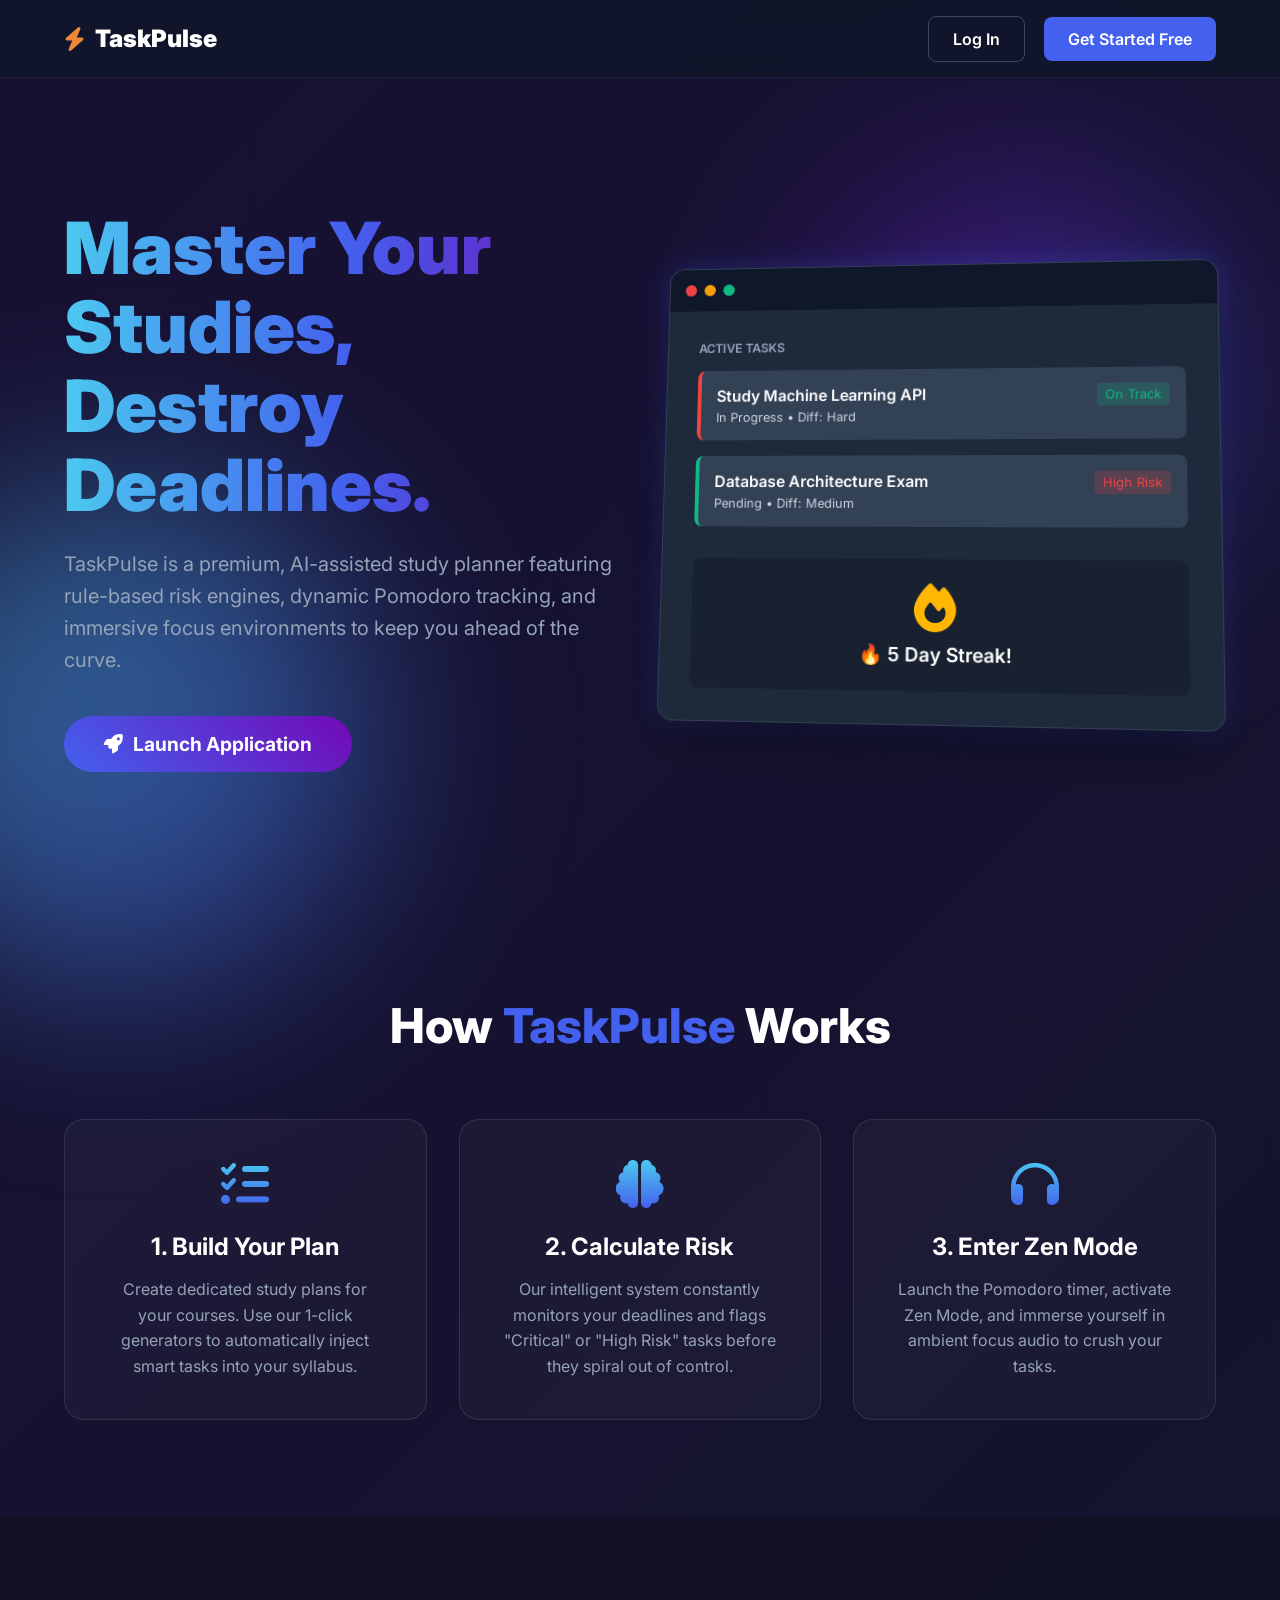
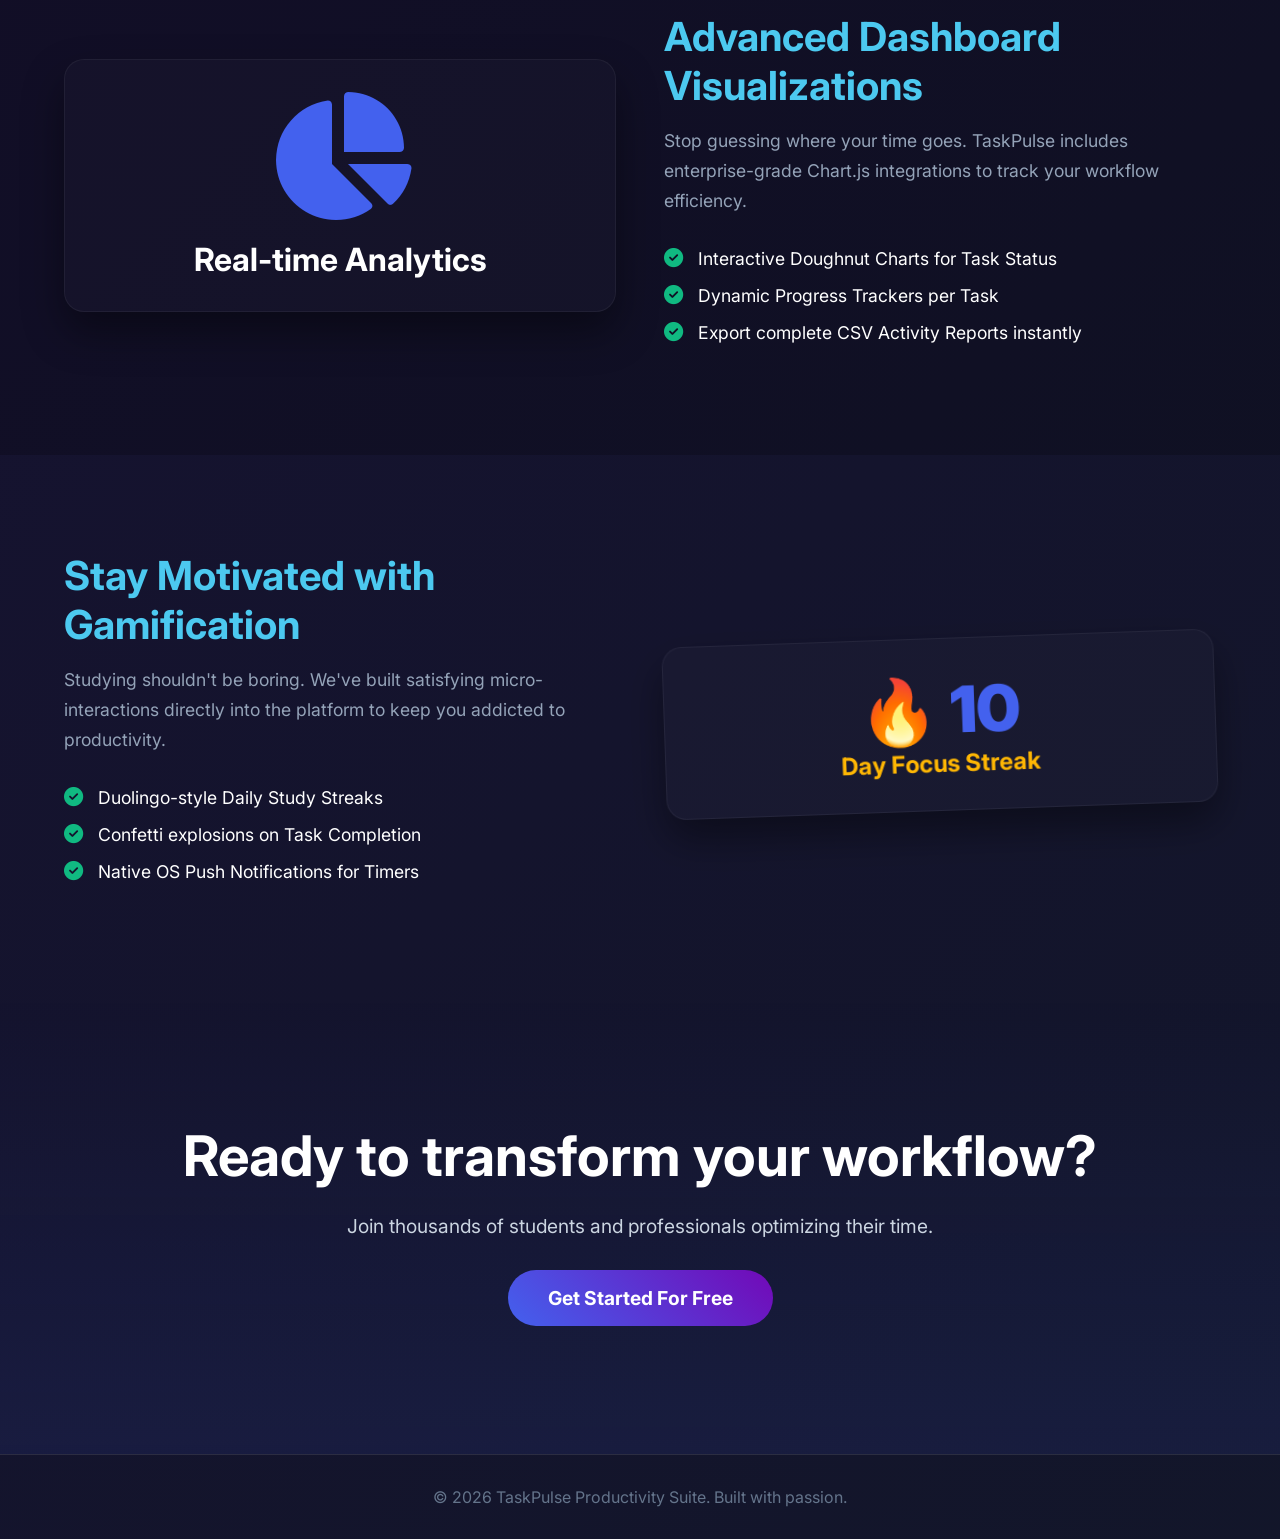
<file: templates/landing.html>
<!DOCTYPE html>
<html lang="en">
<head>
    <meta charset="UTF-8">
    <meta name="viewport" content="width=device-width, initial-scale=1.0">
    <title>TaskPulse - The Ultimate Study Planner</title>
    <link href="https://fonts.googleapis.com/css2?family=Inter:wght@400;500;700;900&display=swap" rel="stylesheet">
    <link rel="stylesheet" href="https://cdnjs.cloudflare.com/ajax/libs/font-awesome/6.4.0/css/all.min.css">
    <link rel="stylesheet" href="https://unpkg.com/aos@next/dist/aos.css" />
    <style>
        :root {
            --primary: #4361ee;
            --secondary: #7209b7;
            --dark: #0f172a;
            --light: #f8fafc;
            --success: #10b981;
            --danger: #ef4444;
        }
        * { margin: 0; padding: 0; box-sizing: border-box; font-family: 'Inter', sans-serif; }
        
        /* Animated Gradient Background */
        body { 
            background: linear-gradient(-45deg, #0f172a, #1e1b4b, #111827, #171033);
            background-size: 400% 400%;
            animation: gradientBG 15s ease infinite;
            color: #fff;
            overflow-x: hidden;
        }
        
        @keyframes gradientBG {
            0% { background-position: 0% 50%; }
            50% { background-position: 100% 50%; }
            100% { background-position: 0% 50%; }
        }

        /* Floating Animation */
        @keyframes float {
            0% { transform: translateY(0px); }
            50% { transform: translateY(-20px); }
            100% { transform: translateY(0px); }
        }

        /* Pulse Animation */
        @keyframes pulse-btn {
            0% { box-shadow: 0 0 0 0 rgba(67, 97, 238, 0.7); }
            70% { box-shadow: 0 0 0 15px rgba(67, 97, 238, 0); }
            100% { box-shadow: 0 0 0 0 rgba(67, 97, 238, 0); }
        }

        /* Navigation */
        nav {
            padding: 1.5rem 5%;
            display: flex;
            justify-content: space-between;
            align-items: center;
            position: fixed;
            top: 0; width: 100%;
            background: rgba(15, 23, 42, 0.8);
            backdrop-filter: blur(10px);
            z-index: 1000;
            border-bottom: 1px solid rgba(255,255,255,0.05);
        }
        .logo {
            font-size: 1.5rem;
            font-weight: 900;
            display: flex;
            align-items: center;
            gap: 10px;
            color: #fff;
            text-decoration: none;
        }
        .nav-buttons a {
            padding: 0.75rem 1.5rem;
            border-radius: 8px;
            text-decoration: none;
            font-weight: 600;
            margin-left: 15px;
            transition: all 0.3s;
        }
        .btn-login { color: #fff; border: 1px solid rgba(255,255,255,0.2); }
        .btn-login:hover { background: rgba(255,255,255,0.1); }
        .btn-signup { background: var(--primary); color: #fff; }
        .btn-signup:hover { background: #3a56d4; transform: translateY(-2px); }

        /* Hero Section */
        .hero {
            padding: 10rem 5% 5rem;
            display: flex;
            align-items: center;
            justify-content: space-between;
            gap: 2rem;
            min-height: 100vh;
            position: relative;
        }
        .hero-text { flex: 1; z-index: 10; }
        .hero-text h1 {
            font-size: 4.5rem;
            font-weight: 900;
            line-height: 1.1;
            margin-bottom: 1.5rem;
            background: linear-gradient(to right, #4cc9f0, #4361ee, #7209b7);
            -webkit-background-clip: text;
            -webkit-text-fill-color: transparent;
        }
        .hero-text p {
            font-size: 1.25rem;
            color: #94a3b8;
            margin-bottom: 2.5rem;
            line-height: 1.6;
            max-width: 600px;
        }
        
        .cta-big {
            display: inline-flex;
            align-items: center;
            gap: 10px;
            padding: 1rem 2.5rem;
            font-size: 1.2rem;
            font-weight: 700;
            color: white;
            background: linear-gradient(45deg, var(--primary), var(--secondary));
            border-radius: 50px;
            text-decoration: none;
            animation: pulse-btn 2s infinite;
            transition: transform 0.3s;
        }
        .cta-big:hover {
            transform: scale(1.05);
        }

        /* Blobs */
        .blob {
            position: absolute;
            background: linear-gradient(135deg, #7209b7, #4361ee);
            filter: blur(100px);
            opacity: 0.5;
            z-index: 1;
            animation: float 6s ease-in-out infinite;
        }
        .blob-1 { top: 20%; right: 5%; width: 400px; height: 400px; border-radius: 50%; }
        .blob-2 { bottom: -10%; left: -10%; width: 500px; height: 500px; border-radius: 50%; background: linear-gradient(135deg, #4cc9f0, #4361ee); animation-delay: 2s; }
        
        /* Interactive Mockup */
        .hero-visual {
            flex: 1;
            position: relative;
            z-index: 10;
        }
        .mockup-window {
            background: #1e293b;
            border-radius: 16px;
            border: 1px solid rgba(255,255,255,0.1);
            box-shadow: 0 25px 50px -12px rgba(0, 0, 0, 0.5), 0 0 30px rgba(67, 97, 238, 0.3);
            overflow: hidden;
            transform: perspective(1000px) rotateY(-5deg) rotateX(5deg);
            transition: transform 0.5s cubic-bezier(0.175, 0.885, 0.32, 1.275);
            animation: float 8s ease-in-out infinite;
        }
        .mockup-window:hover { transform: perspective(1000px) rotateY(0deg) rotateX(0deg) scale(1.02); }
        .mockup-header {
            background: #0f172a;
            padding: 1rem;
            display: flex;
            gap: 8px;
        }
        .mockup-dot { width: 12px; height: 12px; border-radius: 50%; background: #ef4444; }
        .mockup-dot:nth-child(2) { background: #f59e0b; }
        .mockup-dot:nth-child(3) { background: #10b981; }
        .mockup-body { padding: 2rem; display: grid; gap: 1rem; }
        .mock-card {
            background: #334155;
            padding: 1rem;
            border-radius: 8px;
            border-left: 4px solid #10b981;
            display: flex;
            justify-content: space-between;
            transition: transform 0.3s;
        }
        .mock-card:hover { transform: translateX(10px); }
        .mock-card:nth-child(2) { border-left-color: #ef4444; }

        /* How it Works Section */
        .section {
            padding: 6rem 5%;
            position: relative;
            z-index: 10;
        }
        .section-title {
            text-align: center;
            font-size: 3rem;
            font-weight: 800;
            margin-bottom: 4rem;
        }
        .section-title span { color: var(--primary); }
        
        .steps-container {
            display: grid;
            grid-template-columns: repeat(3, 1fr);
            gap: 2rem;
        }
        .step-card {
            background: rgba(255,255,255,0.03);
            border: 1px solid rgba(255,255,255,0.1);
            padding: 2.5rem;
            border-radius: 20px;
            text-align: center;
            transition: all 0.4s;
            position: relative;
            overflow: hidden;
        }
        .step-card::before {
            content: '';
            position: absolute;
            top: 0; left: 0; width: 100%; height: 4px;
            background: linear-gradient(90deg, var(--primary), var(--secondary));
            transform: scaleX(0);
            transform-origin: left;
            transition: transform 0.4s;
        }
        .step-card:hover::before { transform: scaleX(1); }
        .step-card:hover { transform: translateY(-10px); background: rgba(255,255,255,0.05); }
        .step-icon {
            font-size: 3rem;
            margin-bottom: 1.5rem;
            background: linear-gradient(to bottom, #4cc9f0, #4361ee);
            -webkit-background-clip: text;
            -webkit-text-fill-color: transparent;
        }
        .step-card h3 { font-size: 1.5rem; margin-bottom: 1rem; }
        .step-card p { color: #94a3b8; line-height: 1.6; }

        /* Features Grid */
        .features-grid {
            display: grid;
            grid-template-columns: repeat(2, 1fr);
            gap: 3rem;
            align-items: center;
        }
        .feature-text h2 { font-size: 2.5rem; margin-bottom: 1rem; color: #4cc9f0; }
        .feature-text p { font-size: 1.1rem; color: #94a3b8; line-height: 1.7; margin-bottom: 2rem; }
        .feature-list li {
            list-style: none;
            margin-bottom: 1rem;
            display: flex;
            align-items: center;
            gap: 15px;
            font-size: 1.1rem;
        }
        .feature-list li i { color: #10b981; font-size: 1.2rem; }
        .feature-img {
            background: rgba(255,255,255,0.02);
            border-radius: 20px;
            padding: 2rem;
            border: 1px solid rgba(255,255,255,0.05);
            box-shadow: 0 20px 40px rgba(0,0,0,0.4);
            transform: rotate(2deg);
            transition: transform 0.5s;
        }
        .feature-img:hover { transform: rotate(0deg) scale(1.05); }
        
        .huge-stat { font-size: 4rem; font-weight: 900; color: var(--primary); }
        
        /* CTA Section */
        .cta-section {
            text-align: center;
            padding: 8rem 5%;
            background: linear-gradient(to bottom, transparent, rgba(67, 97, 238, 0.1));
            position: relative;
            overflow: hidden;
        }
        .cta-section h2 { font-size: 3.5rem; margin-bottom: 1.5rem; z-index: 10; position: relative; }
        
        footer {
            padding: 2rem 5%;
            text-align: center;
            border-top: 1px solid rgba(255,255,255,0.1);
            color: #64748b;
        }

        @media (max-width: 900px) {
            .hero, .features-grid { flex-direction: column; text-align: center; }
            .steps-container { grid-template-columns: 1fr; }
            .hero-text h1 { font-size: 3rem; }
            .feature-list li { justify-content: center; }
        }
    </style>
</head>
<body>
    <div class="blob blob-1"></div>
    <div class="blob blob-2"></div>

    <nav data-aos="fade-down">
        <a href="#" class="logo">
            <i class="fa-solid fa-bolt" style="color: #ed8936;"></i> TaskPulse
        </a>
        <div class="nav-buttons">
            <a href="/login" class="btn-login">Log In</a>
            <a href="/register" class="btn-signup">Get Started Free</a>
        </div>
    </nav>

    <!-- HERO SECTION -->
    <div class="hero">
        <div class="hero-text" data-aos="fade-right">
            <h1>Master Your Studies, Destroy Deadlines.</h1>
            <p>TaskPulse is a premium, AI-assisted study planner featuring rule-based risk engines, dynamic Pomodoro tracking, and immersive focus environments to keep you ahead of the curve.</p>
            
            <a href="/register" class="cta-big">
                <i class="fa-solid fa-rocket"></i> Launch Application
            </a>
        </div>
        
        <div class="hero-visual" data-aos="fade-left">
            <div class="mockup-window">
                <div class="mockup-header">
                    <div class="mockup-dot"></div>
                    <div class="mockup-dot"></div>
                    <div class="mockup-dot"></div>
                </div>
                <div class="mockup-body">
                    <div style="font-size:0.8rem; color:#94a3b8; font-weight:600;">ACTIVE TASKS</div>
                    <div class="mock-card">
                        <div>
                            <div style="font-weight:600; margin-bottom:5px;">Study Machine Learning API</div>
                            <div style="font-size:0.8rem; color:#cbd5e1;">In Progress • Diff: Hard</div>
                        </div>
                        <span style="background: rgba(16,185,129,0.2); color:#10b981; padding: 4px 8px; border-radius: 4px; font-size: 0.8rem; align-self: flex-start;">On Track</span>
                    </div>
                    <div class="mock-card">
                        <div>
                            <div style="font-weight:600; margin-bottom:5px;">Database Architecture Exam</div>
                            <div style="font-size:0.8rem; color:#cbd5e1;">Pending • Diff: Medium</div>
                        </div>
                        <span style="background: rgba(239,68,68,0.2); color:#ef4444; padding: 4px 8px; border-radius: 4px; font-size: 0.8rem; align-self: flex-start;">High Risk</span>
                    </div>
                    <div style="margin-top:1rem; padding:1.5rem; background: rgba(0,0,0,0.2); border-radius:8px; text-align:center;">
                        <i class="fa-solid fa-fire" style="font-size:3rem; color:#ffb703; margin-bottom:10px;"></i>
                        <div style="font-weight:600; font-size:1.2rem;">🔥 5 Day Streak!</div>
                    </div>
                </div>
            </div>
        </div>
    </div>

    <!-- HOW IT WORKS -->
    <div class="section">
        <h2 class="section-title" data-aos="fade-up">How <span>TaskPulse</span> Works</h2>
        <div class="steps-container">
            <div class="step-card" data-aos="fade-up" data-aos-delay="100">
                <i class="fa-solid fa-list-check step-icon"></i>
                <h3>1. Build Your Plan</h3>
                <p>Create dedicated study plans for your courses. Use our 1-click generators to automatically inject smart tasks into your syllabus.</p>
            </div>
            <div class="step-card" data-aos="fade-up" data-aos-delay="200">
                <i class="fa-solid fa-brain step-icon"></i>
                <h3>2. Calculate Risk</h3>
                <p>Our intelligent system constantly monitors your deadlines and flags "Critical" or "High Risk" tasks before they spiral out of control.</p>
            </div>
            <div class="step-card" data-aos="fade-up" data-aos-delay="300">
                <i class="fa-solid fa-headphones step-icon"></i>
                <h3>3. Enter Zen Mode</h3>
                <p>Launch the Pomodoro timer, activate Zen Mode, and immerse yourself in ambient focus audio to crush your tasks.</p>
            </div>
        </div>
    </div>

    <!-- FEATURE HIGHLIGHT 1 -->
    <div class="section" style="background: rgba(0,0,0,0.2);">
        <div class="features-grid">
            <div class="feature-img" data-aos="zoom-in-right">
                <div style="text-align: center; color: white;">
                    <i class="fa-solid fa-chart-pie" style="font-size: 8rem; color: var(--primary); margin-bottom: 20px;"></i>
                    <h3 style="font-size: 2rem;">Real-time Analytics</h3>
                </div>
            </div>
            <div class="feature-text" data-aos="fade-left">
                <h2>Advanced Dashboard Visualizations</h2>
                <p>Stop guessing where your time goes. TaskPulse includes enterprise-grade Chart.js integrations to track your workflow efficiency.</p>
                <ul class="feature-list">
                    <li><i class="fa-solid fa-circle-check"></i> Interactive Doughnut Charts for Task Status</li>
                    <li><i class="fa-solid fa-circle-check"></i> Dynamic Progress Trackers per Task</li>
                    <li><i class="fa-solid fa-circle-check"></i> Export complete CSV Activity Reports instantly</li>
                </ul>
            </div>
        </div>
    </div>

    <!-- FEATURE HIGHLIGHT 2 -->
    <div class="section">
        <div class="features-grid">
            <div class="feature-text" data-aos="fade-right">
                <h2>Stay Motivated with Gamification</h2>
                <p>Studying shouldn't be boring. We've built satisfying micro-interactions directly into the platform to keep you addicted to productivity.</p>
                <ul class="feature-list">
                    <li><i class="fa-solid fa-circle-check"></i> Duolingo-style Daily Study Streaks</li>
                    <li><i class="fa-solid fa-circle-check"></i> Confetti explosions on Task Completion</li>
                    <li><i class="fa-solid fa-circle-check"></i> Native OS Push Notifications for Timers</li>
                </ul>
            </div>
            <div class="feature-img" data-aos="zoom-in-left" style="transform: rotate(-2deg);">
                <div style="text-align: center; color: white;">
                    <div class="huge-stat">🔥 10</div>
                    <h3 style="font-size: 1.5rem; color: #ffb703;">Day Focus Streak</h3>
                </div>
            </div>
        </div>
    </div>

    <!-- FINAL CTA -->
    <div class="cta-section" data-aos="zoom-in">
        <h2>Ready to transform your workflow?</h2>
        <p style="font-size: 1.2rem; color: #cbd5e1; margin-bottom: 2rem;">Join thousands of students and professionals optimizing their time.</p>
        <a href="/register" class="cta-big">
            Get Started For Free
        </a>
    </div>

    <footer>
        <p>&copy; 2026 TaskPulse Productivity Suite. Built with passion.</p>
    </footer>

    <!-- AOS Animation Library -->
    <script src="https://unpkg.com/aos@next/dist/aos.js"></script>
    <script>
        AOS.init({
            duration: 800,
            easing: 'ease-out-cubic',
            once: true,
            offset: 100
        });
    </script>
</body>
</html>
</file>
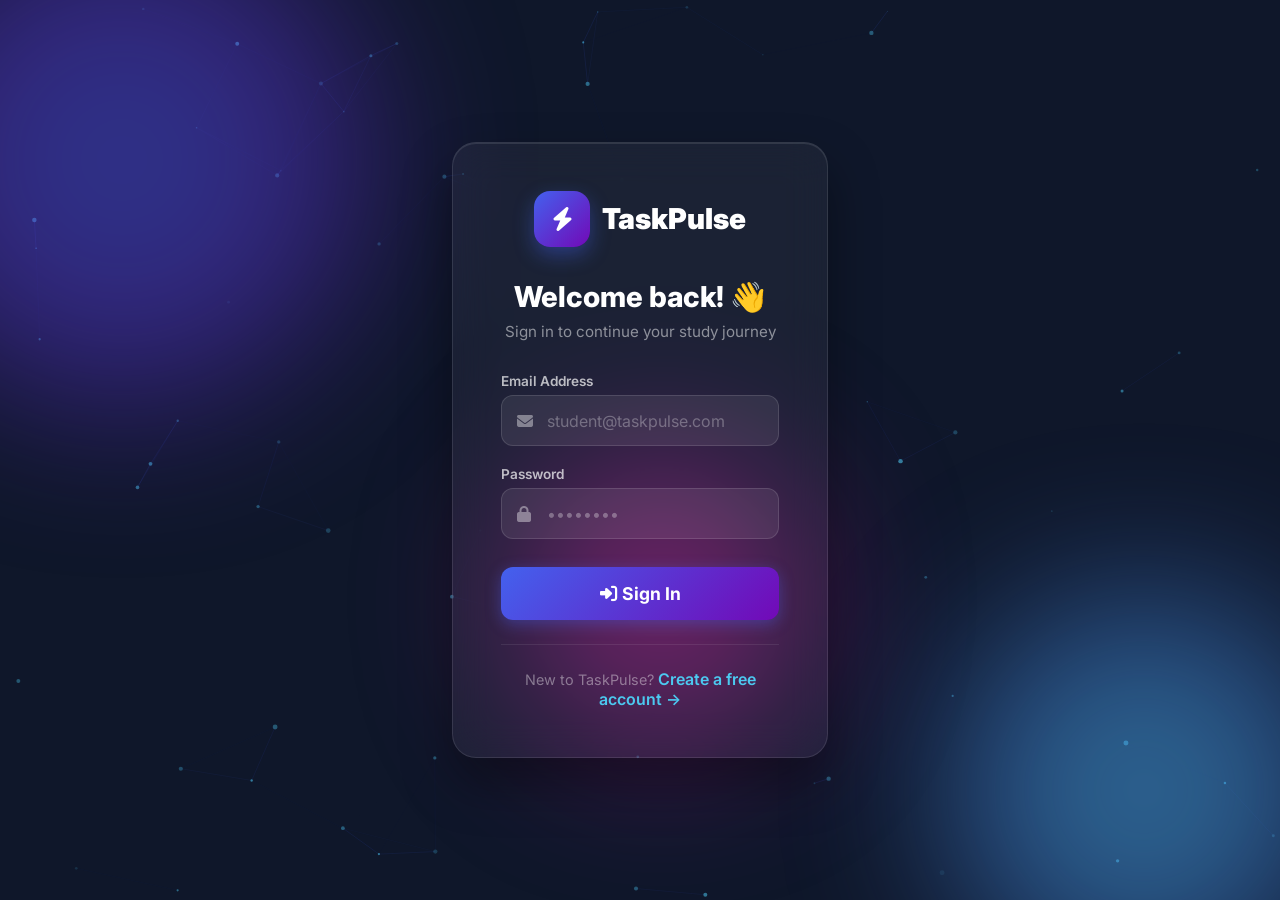
<file: templates/login.html>
<!DOCTYPE html>
<html lang="en">
<head>
    <meta charset="UTF-8">
    <meta name="viewport" content="width=device-width, initial-scale=1.0">
    <title>TaskPulse — Login</title>
    <link href="https://fonts.googleapis.com/css2?family=Inter:wght@400;500;600;700;900&display=swap" rel="stylesheet">
    <link rel="stylesheet" href="https://cdnjs.cloudflare.com/ajax/libs/font-awesome/6.4.0/css/all.min.css">
    <style>
        * { margin: 0; padding: 0; box-sizing: border-box; font-family: 'Inter', sans-serif; }

        body {
            min-height: 100vh;
            display: flex;
            align-items: center;
            justify-content: center;
            background: #0f172a;
            overflow: hidden;
            position: relative;
        }

        /* ---- Animated Particle Canvas ---- */
        #particles { position: fixed; top: 0; left: 0; width: 100%; height: 100%; z-index: 0; }

        /* ---- Animated Gradient Blobs ---- */
        .blob {
            position: fixed;
            border-radius: 50%;
            filter: blur(80px);
            opacity: 0.5;
            animation: blobFloat 8s ease-in-out infinite;
            z-index: 1;
        }
        .blob-1 { width: 500px; height: 500px; background: radial-gradient(circle, #4361ee, #7209b7); top: -10%; left: -10%; animation-duration: 10s; }
        .blob-2 { width: 400px; height: 400px; background: radial-gradient(circle, #4cc9f0, #4361ee); bottom: -10%; right: -5%; animation-duration: 7s; animation-delay: 2s; }
        .blob-3 { width: 300px; height: 300px; background: radial-gradient(circle, #f72585, #7209b7); top: 50%; left: 40%; animation-duration: 12s; animation-delay: 4s; }

        @keyframes blobFloat {
            0%, 100% { transform: translate(0, 0) scale(1); }
            33% { transform: translate(30px, -50px) scale(1.05); }
            66% { transform: translate(-20px, 20px) scale(0.95); }
        }

        /* ---- Auth Card ---- */
        .auth-wrapper {
            position: relative;
            z-index: 10;
            width: 100%;
            max-width: 440px;
            padding: 2rem;
            animation: cardEntry 0.8s cubic-bezier(0.175, 0.885, 0.32, 1.275) forwards;
        }

        @keyframes cardEntry {
            from { opacity: 0; transform: translateY(60px) scale(0.9); }
            to { opacity: 1; transform: translateY(0) scale(1); }
        }

        .auth-card {
            background: rgba(255, 255, 255, 0.05);
            backdrop-filter: blur(20px);
            -webkit-backdrop-filter: blur(20px);
            border: 1px solid rgba(255, 255, 255, 0.1);
            border-radius: 24px;
            padding: 3rem;
            box-shadow: 0 25px 50px rgba(0,0,0,0.4), inset 0 1px 0 rgba(255,255,255,0.1);
        }

        .auth-logo {
            display: flex;
            align-items: center;
            justify-content: center;
            gap: 12px;
            margin-bottom: 2rem;
        }
        .logo-icon {
            width: 56px; height: 56px;
            background: linear-gradient(135deg, #4361ee, #7209b7);
            border-radius: 16px;
            display: flex; align-items: center; justify-content: center;
            font-size: 1.5rem; color: white;
            box-shadow: 0 8px 20px rgba(67, 97, 238, 0.4);
            animation: iconPulse 2s ease-in-out infinite;
        }
        @keyframes iconPulse {
            0%, 100% { box-shadow: 0 8px 20px rgba(67, 97, 238, 0.4); }
            50% { box-shadow: 0 8px 30px rgba(67, 97, 238, 0.7); }
        }
        .logo-text { font-size: 1.8rem; font-weight: 900; color: white; }

        .auth-title { font-size: 1.8rem; font-weight: 800; color: white; text-align: center; margin-bottom: 0.5rem; }
        .auth-subtitle { font-size: 0.95rem; color: rgba(255,255,255,0.5); text-align: center; margin-bottom: 2rem; }

        /* ---- Input Groups ---- */
        .form-group {
            margin-bottom: 1.25rem;
            position: relative;
        }
        .input-wrapper {
            position: relative;
        }
        .input-icon {
            position: absolute;
            left: 1rem; top: 50%;
            transform: translateY(-50%);
            color: rgba(255,255,255,0.4);
            font-size: 1rem;
            transition: color 0.3s;
        }
        input {
            width: 100%;
            padding: 0.9rem 1rem 0.9rem 2.8rem;
            background: rgba(255, 255, 255, 0.08);
            border: 1px solid rgba(255, 255, 255, 0.12);
            border-radius: 12px;
            color: white;
            font-size: 1rem;
            transition: all 0.3s;
            outline: none;
        }
        input::placeholder { color: rgba(255,255,255,0.3); }
        input:focus {
            background: rgba(255, 255, 255, 0.12);
            border-color: #4361ee;
            box-shadow: 0 0 0 3px rgba(67, 97, 238, 0.25);
        }
        input:focus + .input-icon, .input-wrapper:focus-within .input-icon {
            color: #4cc9f0;
        }

        /* ---- Submit Button ---- */
        .btn-submit {
            width: 100%;
            padding: 1rem;
            background: linear-gradient(135deg, #4361ee, #7209b7);
            border: none;
            border-radius: 12px;
            color: white;
            font-size: 1.1rem;
            font-weight: 700;
            cursor: pointer;
            margin-top: 0.5rem;
            position: relative;
            overflow: hidden;
            transition: transform 0.2s, box-shadow 0.3s;
            box-shadow: 0 4px 15px rgba(67, 97, 238, 0.4);
        }
        .btn-submit::before {
            content: '';
            position: absolute;
            top: 0; left: -100%;
            width: 100%; height: 100%;
            background: linear-gradient(90deg, transparent, rgba(255,255,255,0.2), transparent);
            transition: left 0.5s;
        }
        .btn-submit:hover::before { left: 100%; }
        .btn-submit:hover { transform: translateY(-2px); box-shadow: 0 8px 25px rgba(67, 97, 238, 0.6); }
        .btn-submit:active { transform: scale(0.98); }

        /* ---- Loading State ---- */
        .btn-submit.loading { pointer-events: none; }
        .btn-submit .btn-text { transition: opacity 0.3s; }
        .btn-submit .btn-spinner { display: none; }
        .btn-submit.loading .btn-text { opacity: 0; }
        .btn-submit.loading .btn-spinner { display: inline-block; }

        /* ---- Error / Success Messages ---- */
        .alert {
            display: none;
            padding: 0.8rem 1rem;
            border-radius: 10px;
            margin-bottom: 1rem;
            font-size: 0.9rem;
            animation: alertSlide 0.4s ease;
        }
        @keyframes alertSlide {
            from { opacity: 0; transform: translateX(-10px); }
            to { opacity: 1; transform: translateX(0); }
        }
        .alert-error { background: rgba(239,68,68,0.15); border: 1px solid rgba(239,68,68,0.3); color: #fca5a5; }
        .alert-success { background: rgba(16,185,129,0.15); border: 1px solid rgba(16,185,129,0.3); color: #6ee7b7; }

        .auth-footer {
            text-align: center;
            margin-top: 1.5rem;
        }
        .auth-footer a {
            color: #4cc9f0;
            text-decoration: none;
            font-weight: 600;
            transition: color 0.3s;
        }
        .auth-footer a:hover { color: #93c5fd; }
        .auth-footer span { color: rgba(255,255,255,0.4); font-size: 0.9rem; }

        /* ---- Floating Labels ---- */
        label {
            display: block;
            font-size: 0.85rem;
            font-weight: 600;
            color: rgba(255,255,255,0.7);
            margin-bottom: 0.4rem;
        }

        /* ---- Divider ---- */
        .divider { height: 1px; background: rgba(255,255,255,0.08); margin: 1.5rem 0; }
    </style>
</head>
<body>
    <div class="blob blob-1"></div>
    <div class="blob blob-2"></div>
    <div class="blob blob-3"></div>

    <canvas id="bg-canvas" style="position:fixed;top:0;left:0;width:100%;height:100%;z-index:0;pointer-events:none;"></canvas>

    <div class="auth-wrapper">
        <div class="auth-card">
            <div class="auth-logo">
                <div class="logo-icon"><i class="fa-solid fa-bolt"></i></div>
                <div class="logo-text">TaskPulse</div>
            </div>

            <h1 class="auth-title">Welcome back! 👋</h1>
            <p class="auth-subtitle">Sign in to continue your study journey</p>

            <div class="alert alert-error" id="error-msg"></div>

            <form id="login-form">
                <div class="form-group">
                    <label>Email Address</label>
                    <div class="input-wrapper">
                        <input type="email" id="email" required placeholder="student@taskpulse.com">
                        <i class="fa-solid fa-envelope input-icon"></i>
                    </div>
                </div>
                <div class="form-group">
                    <label>Password</label>
                    <div class="input-wrapper">
                        <input type="password" id="password" required placeholder="••••••••">
                        <i class="fa-solid fa-lock input-icon"></i>
                    </div>
                </div>

                <button type="submit" class="btn-submit" id="login-btn">
                    <span class="btn-text"><i class="fa-solid fa-right-to-bracket"></i> Sign In</span>
                    <span class="btn-spinner"><i class="fa-solid fa-circle-notch fa-spin"></i> Signing in...</span>
                </button>
            </form>

            <div class="divider"></div>
            <div class="auth-footer">
                <span>New to TaskPulse? </span>
                <a href="/register">Create a free account →</a>
            </div>
        </div>
    </div>

    <script>
        // Grab invite token from URL if present
        const urlParams = new URLSearchParams(window.location.search);
        const inviteToken = urlParams.get('invite') || '';

        document.getElementById('login-form').addEventListener('submit', async (e) => {
            e.preventDefault();
            const btn = document.getElementById('login-btn');
            const errorMsg = document.getElementById('error-msg');
            btn.classList.add('loading');
            errorMsg.style.display = 'none';

            try {
                const res = await fetch('/api/auth/login', {
                    method: 'POST',
                    headers: { 'Content-Type': 'application/json' },
                    body: JSON.stringify({
                        email: document.getElementById('email').value,
                        password: document.getElementById('password').value,
                        invite_token: inviteToken
                    })
                });
                const data = await res.json();
                if (res.ok) {
                    if (data.is_admin) {
                        window.location.href = '/admin';
                    } else {
                        window.location.href = data.joined_plan ? '/?joined=1' : '/';
                    }
                } else {
                    errorMsg.innerHTML = `<i class="fa-solid fa-triangle-exclamation"></i> ${data.error || 'Login failed'}`;
                    errorMsg.style.display = 'block';
                    btn.classList.remove('loading');
                }
            } catch (err) {
                errorMsg.innerHTML = `<i class="fa-solid fa-triangle-exclamation"></i> Network error occurred`;
                errorMsg.style.display = 'block';
                btn.classList.remove('loading');
            }
        });
    </script>
    <script>
    (function(){
        const canvas = document.getElementById('bg-canvas');
        const ctx = canvas.getContext('2d');
        let W, H, particles;
        function resize(){ W = canvas.width = window.innerWidth; H = canvas.height = window.innerHeight; }
        resize(); window.addEventListener('resize', () => { resize(); init(); });
        function init(){
            particles = Array.from({length: 70}, () => ({
                x: Math.random()*W, y: Math.random()*H,
                vx: (Math.random()-0.5)*0.5, vy: (Math.random()-0.5)*0.5,
                r: Math.random()*2+0.5, op: Math.random()*0.5+0.1
            }));
        }
        init();
        function draw(){
            ctx.clearRect(0,0,W,H);
            particles.forEach(p => {
                p.x += p.vx; p.y += p.vy;
                if(p.x<0) p.x=W; if(p.x>W) p.x=0;
                if(p.y<0) p.y=H; if(p.y>H) p.y=0;
                ctx.beginPath(); ctx.arc(p.x,p.y,p.r,0,Math.PI*2);
                ctx.fillStyle = `rgba(76,201,240,${p.op})`; ctx.fill();
            });
            for(let i=0;i<particles.length;i++){
                for(let j=i+1;j<particles.length;j++){
                    const dx=particles[i].x-particles[j].x, dy=particles[i].y-particles[j].y;
                    const d=Math.sqrt(dx*dx+dy*dy);
                    if(d<120){
                        ctx.beginPath(); ctx.moveTo(particles[i].x,particles[i].y); ctx.lineTo(particles[j].x,particles[j].y);
                        ctx.strokeStyle=`rgba(67,97,238,${(1-d/120)*0.2})`; ctx.lineWidth=0.8; ctx.stroke();
                    }
                }
            }
            requestAnimationFrame(draw);
        }
        draw();
    })();
    </script>
</body>
</html>
</file>
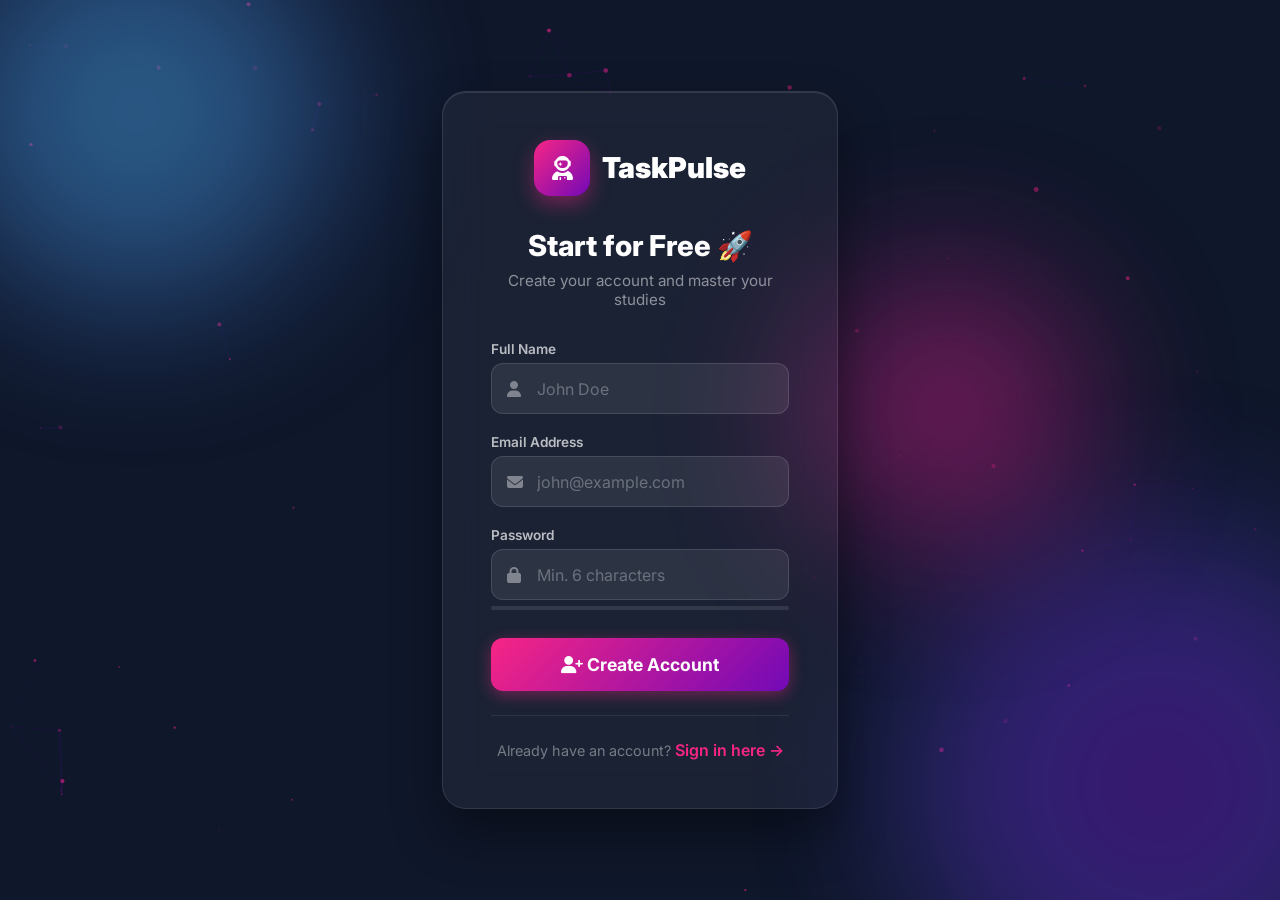
<file: templates/register.html>
<!DOCTYPE html>
<html lang="en">
<head>
    <meta charset="UTF-8">
    <meta name="viewport" content="width=device-width, initial-scale=1.0">
    <title>TaskPulse — Create Account</title>
    <link href="https://fonts.googleapis.com/css2?family=Inter:wght@400;500;600;700;900&display=swap" rel="stylesheet">
    <link rel="stylesheet" href="https://cdnjs.cloudflare.com/ajax/libs/font-awesome/6.4.0/css/all.min.css">
    <style>
        * { margin: 0; padding: 0; box-sizing: border-box; font-family: 'Inter', sans-serif; }
        body {
            min-height: 100vh;
            display: flex;
            align-items: center;
            justify-content: center;
            background: #0f172a;
            overflow: hidden;
            position: relative;
        }
        .blob {
            position: fixed;
            border-radius: 50%;
            filter: blur(80px);
            opacity: 0.45;
            animation: blobFloat 8s ease-in-out infinite;
            z-index: 1;
        }
        .blob-1 { width: 500px; height: 500px; background: radial-gradient(circle, #7209b7, #4361ee); bottom: -15%; right: -10%; animation-duration: 9s; }
        .blob-2 { width: 400px; height: 400px; background: radial-gradient(circle, #4cc9f0, #4361ee); top: -10%; left: -5%; animation-duration: 11s; animation-delay: 1s; }
        .blob-3 { width: 280px; height: 280px; background: radial-gradient(circle, #f72585, #b5179e); top: 30%; right: 15%; animation-duration: 7s; animation-delay: 3s; }
        @keyframes blobFloat {
            0%, 100% { transform: translate(0, 0) scale(1); }
            33% { transform: translate(-30px, 40px) scale(1.05); }
            66% { transform: translate(20px, -20px) scale(0.95); }
        }

        .auth-wrapper {
            position: relative;
            z-index: 10;
            width: 100%;
            max-width: 460px;
            padding: 2rem;
            animation: cardEntry 0.8s cubic-bezier(0.175, 0.885, 0.32, 1.275) forwards;
        }
        @keyframes cardEntry {
            from { opacity: 0; transform: translateY(60px) scale(0.9); }
            to { opacity: 1; transform: translateY(0) scale(1); }
        }
        .auth-card {
            background: rgba(255, 255, 255, 0.05);
            backdrop-filter: blur(20px);
            -webkit-backdrop-filter: blur(20px);
            border: 1px solid rgba(255, 255, 255, 0.1);
            border-radius: 24px;
            padding: 3rem;
            box-shadow: 0 25px 50px rgba(0,0,0,0.4), inset 0 1px 0 rgba(255,255,255,0.1);
        }
        .auth-logo {
            display: flex;
            align-items: center;
            justify-content: center;
            gap: 12px;
            margin-bottom: 2rem;
        }
        .logo-icon {
            width: 56px; height: 56px;
            background: linear-gradient(135deg, #f72585, #7209b7);
            border-radius: 16px;
            display: flex; align-items: center; justify-content: center;
            font-size: 1.5rem; color: white;
            box-shadow: 0 8px 20px rgba(247, 37, 133, 0.4);
            animation: iconPulse 2s ease-in-out infinite;
        }
        @keyframes iconPulse {
            0%, 100% { box-shadow: 0 8px 20px rgba(247, 37, 133, 0.4); }
            50% { box-shadow: 0 8px 30px rgba(247, 37, 133, 0.7); }
        }
        .logo-text { font-size: 1.8rem; font-weight: 900; color: white; }
        .auth-title { font-size: 1.8rem; font-weight: 800; color: white; text-align: center; margin-bottom: 0.5rem; }
        .auth-subtitle { font-size: 0.95rem; color: rgba(255,255,255,0.5); text-align: center; margin-bottom: 2rem; }
        label { display: block; font-size: 0.85rem; font-weight: 600; color: rgba(255,255,255,0.7); margin-bottom: 0.4rem; }
        .form-group { margin-bottom: 1.25rem; }
        .input-wrapper { position: relative; }
        .input-icon { position: absolute; left: 1rem; top: 50%; transform: translateY(-50%); color: rgba(255,255,255,0.4); font-size: 1rem; transition: color 0.3s; pointer-events: none; }
        input {
            width: 100%;
            padding: 0.9rem 1rem 0.9rem 2.8rem;
            background: rgba(255, 255, 255, 0.08);
            border: 1px solid rgba(255, 255, 255, 0.12);
            border-radius: 12px;
            color: white;
            font-size: 1rem;
            transition: all 0.3s;
            outline: none;
        }
        input::placeholder { color: rgba(255,255,255,0.3); }
        input:focus { background: rgba(255,255,255,0.12); border-color: #f72585; box-shadow: 0 0 0 3px rgba(247, 37, 133, 0.2); }
        .input-wrapper:focus-within .input-icon { color: #f72585; }

        /* Password Strength */
        .password-strength { margin-top: 6px; height: 4px; background: rgba(255,255,255,0.1); border-radius: 4px; overflow: hidden; }
        .password-strength-bar { height: 100%; width: 0; border-radius: 4px; transition: width 0.4s, background 0.4s; }

        .btn-submit {
            width: 100%;
            padding: 1rem;
            background: linear-gradient(135deg, #f72585, #7209b7);
            border: none;
            border-radius: 12px;
            color: white;
            font-size: 1.1rem;
            font-weight: 700;
            cursor: pointer;
            margin-top: 0.5rem;
            position: relative;
            overflow: hidden;
            transition: transform 0.2s, box-shadow 0.3s;
            box-shadow: 0 4px 15px rgba(247, 37, 133, 0.4);
        }
        .btn-submit::before {
            content: ''; position: absolute; top: 0; left: -100%; width: 100%; height: 100%;
            background: linear-gradient(90deg, transparent, rgba(255,255,255,0.2), transparent);
            transition: left 0.5s;
        }
        .btn-submit:hover::before { left: 100%; }
        .btn-submit:hover { transform: translateY(-2px); box-shadow: 0 8px 25px rgba(247, 37, 133, 0.6); }
        .btn-submit:active { transform: scale(0.98); }
        .btn-submit.loading { pointer-events: none; }
        .btn-submit .btn-text { transition: opacity 0.3s; }
        .btn-submit .btn-spinner { display: none; }
        .btn-submit.loading .btn-text { opacity: 0; }
        .btn-submit.loading .btn-spinner { display: inline-block; }
        .alert { display: none; padding: 0.8rem 1rem; border-radius: 10px; margin-bottom: 1rem; font-size: 0.9rem; animation: alertSlide 0.4s ease; }
        @keyframes alertSlide { from { opacity: 0; transform: translateX(-10px); } to { opacity: 1; transform: translateX(0); } }
        .alert-error { background: rgba(239,68,68,0.15); border: 1px solid rgba(239,68,68,0.3); color: #fca5a5; }
        .divider { height: 1px; background: rgba(255,255,255,0.08); margin: 1.5rem 0; }
        .auth-footer { text-align: center; margin-top: 1rem; }
        .auth-footer a { color: #f72585; text-decoration: none; font-weight: 600; transition: color 0.3s; }
        .auth-footer a:hover { color: #fca5a5; }
        .auth-footer span { color: rgba(255,255,255,0.4); font-size: 0.9rem; }
    </style>
</head>
<body>
    <div class="blob blob-1"></div>
    <div class="blob blob-2"></div>
    <div class="blob blob-3"></div>

    <canvas id="bg-canvas" style="position:fixed;top:0;left:0;width:100%;height:100%;z-index:0;pointer-events:none;"></canvas>

    <div class="auth-wrapper">
        <div class="auth-card">
            <div class="auth-logo">
                <div class="logo-icon"><i class="fa-solid fa-user-astronaut"></i></div>
                <div class="logo-text">TaskPulse</div>
            </div>
            <h1 class="auth-title">Start for Free 🚀</h1>
            <p class="auth-subtitle">Create your account and master your studies</p>

            <div class="alert alert-error" id="error-msg"></div>

            <form id="register-form">
                <div class="form-group">
                    <label>Full Name</label>
                    <div class="input-wrapper">
                        <input type="text" id="name" required placeholder="John Doe">
                        <i class="fa-solid fa-user input-icon"></i>
                    </div>
                </div>
                <div class="form-group">
                    <label>Email Address</label>
                    <div class="input-wrapper">
                        <input type="email" id="email" required placeholder="john@example.com">
                        <i class="fa-solid fa-envelope input-icon"></i>
                    </div>
                </div>
                <div class="form-group">
                    <label>Password</label>
                    <div class="input-wrapper">
                        <input type="password" id="password" required placeholder="Min. 6 characters" minlength="6">
                        <i class="fa-solid fa-lock input-icon"></i>
                    </div>
                    <div class="password-strength">
                        <div class="password-strength-bar" id="strength-bar"></div>
                    </div>
                </div>

                <button type="submit" class="btn-submit" id="reg-btn">
                    <span class="btn-text"><i class="fa-solid fa-user-plus"></i> Create Account</span>
                    <span class="btn-spinner"><i class="fa-solid fa-circle-notch fa-spin"></i> Creating...</span>
                </button>
            </form>

            <div class="divider"></div>
            <div class="auth-footer">
                <span>Already have an account? </span>
                <a href="/login">Sign in here →</a>
            </div>
        </div>
    </div>

    <script>
        // Password Strength Indicator
        document.getElementById('password').addEventListener('input', function() {
            const val = this.value;
            const bar = document.getElementById('strength-bar');
            let strength = 0;
            if (val.length >= 6) strength++;
            if (val.length >= 10) strength++;
            if (/[A-Z]/.test(val)) strength++;
            if (/[0-9]/.test(val)) strength++;
            if (/[^a-zA-Z0-9]/.test(val)) strength++;
            const pct = (strength / 5) * 100;
            bar.style.width = pct + '%';
            bar.style.background = pct < 40 ? '#ef4444' : pct < 70 ? '#f59e0b' : '#10b981';
        });

        // Grab invite token from URL if present (?invite=xxx)
        const urlParams = new URLSearchParams(window.location.search);
        const inviteToken = urlParams.get('invite') || '';

        // Show invite banner if token present
        if (inviteToken) {
            const banner = document.createElement('div');
            banner.style.cssText = 'background:rgba(76,201,240,0.15);border:1px solid rgba(76,201,240,0.4);border-radius:10px;padding:0.8rem 1rem;margin-bottom:1rem;font-size:0.9rem;color:#4cc9f0;';
            banner.innerHTML = '<i class="fa-solid fa-user-plus"></i> You\'ve been invited to collaborate on a study plan! Create your account to join.';
            document.getElementById('error-msg').after(banner);
        }

        document.getElementById('register-form').addEventListener('submit', async (e) => {
            e.preventDefault();
            const btn = document.getElementById('reg-btn');
            const errorMsg = document.getElementById('error-msg');
            btn.classList.add('loading');
            errorMsg.style.display = 'none';

            try {
                const res = await fetch('/api/auth/register', {
                    method: 'POST',
                    headers: { 'Content-Type': 'application/json' },
                    body: JSON.stringify({
                        name: document.getElementById('name').value,
                        email: document.getElementById('email').value,
                        password: document.getElementById('password').value,
                        invite_token: inviteToken
                    })
                });
                const data = await res.json();
                if (res.ok) {
                    window.location.href = data.joined_plan ? '/?joined=1' : '/';
                } else {
                    errorMsg.innerHTML = `<i class="fa-solid fa-triangle-exclamation"></i> ${data.error || 'Registration failed'}`;
                    errorMsg.style.display = 'block';
                    btn.classList.remove('loading');
                }
            } catch (err) {
                errorMsg.innerHTML = `<i class="fa-solid fa-triangle-exclamation"></i> Network error occurred`;
                errorMsg.style.display = 'block';
                btn.classList.remove('loading');
            }
        });
    </script>
    <script>
    (function(){
        const canvas = document.getElementById('bg-canvas');
        const ctx = canvas.getContext('2d');
        let W, H, particles;
        function resize(){ W = canvas.width = window.innerWidth; H = canvas.height = window.innerHeight; }
        resize(); window.addEventListener('resize', () => { resize(); init(); });
        function init(){
            particles = Array.from({length: 70}, () => ({
                x: Math.random()*W, y: Math.random()*H,
                vx: (Math.random()-0.5)*0.5, vy: (Math.random()-0.5)*0.5,
                r: Math.random()*2+0.5, op: Math.random()*0.5+0.1
            }));
        }
        init();
        function draw(){
            ctx.clearRect(0,0,W,H);
            particles.forEach(p => {
                p.x += p.vx; p.y += p.vy;
                if(p.x<0) p.x=W; if(p.x>W) p.x=0;
                if(p.y<0) p.y=H; if(p.y>H) p.y=0;
                ctx.beginPath(); ctx.arc(p.x,p.y,p.r,0,Math.PI*2);
                ctx.fillStyle = `rgba(247,37,133,${p.op})`; ctx.fill();
            });
            for(let i=0;i<particles.length;i++){
                for(let j=i+1;j<particles.length;j++){
                    const dx=particles[i].x-particles[j].x, dy=particles[i].y-particles[j].y;
                    const d=Math.sqrt(dx*dx+dy*dy);
                    if(d<120){
                        ctx.beginPath(); ctx.moveTo(particles[i].x,particles[i].y); ctx.lineTo(particles[j].x,particles[j].y);
                        ctx.strokeStyle=`rgba(114,9,183,${(1-d/120)*0.2})`; ctx.lineWidth=0.8; ctx.stroke();
                    }
                }
            }
            requestAnimationFrame(draw);
        }
        draw();
    })();
    </script>
</body>
</html>
</file>
